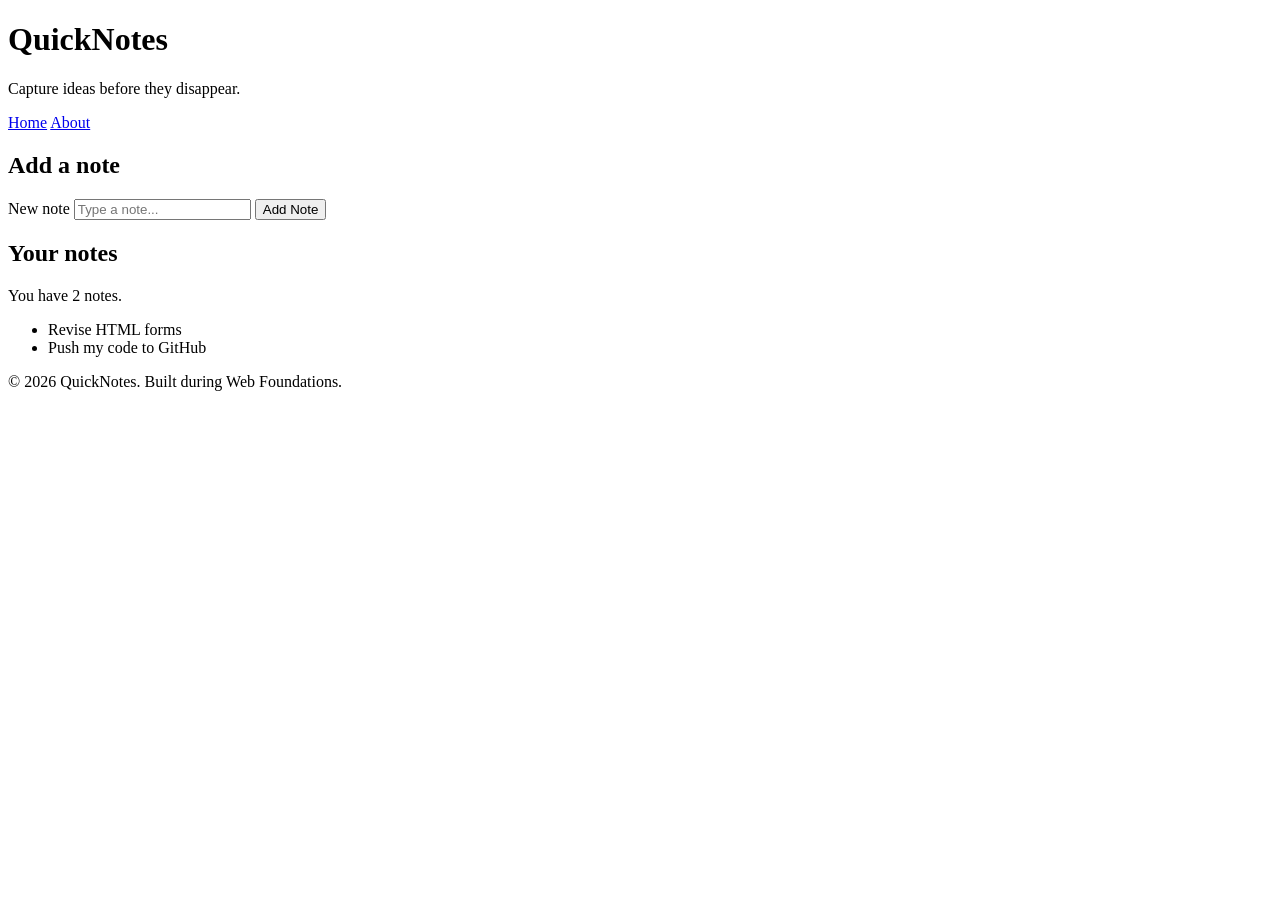
<file: day1/index.html>
<!DOCTYPE html>
<html lang="en">
  <head>
    <meta charset="UTF-8" />
    <meta name="viewport" content="width=device-width, initial-scale=1.0" />
    <title>QuickNotes</title>
  </head>
  <body>
    <header>
      <h1>QuickNotes</h1>
      <p>Capture ideas before they disappear.</p>
      <nav>
        <a href="index.html">Home</a>
        <a href="about.html">About</a>
      </nav>
    </header>

    <main>
      <section>
        <h2>Add a note</h2>
        <form id="note-form">
          <label for="note-input">New note</label>
          <input type="text" id="note-input" placeholder="Type a note..." />
          <button type="submit">Add Note</button>
        </form>
      </section>

      <section>
        <h2>Your notes</h2>
        <p id="note-count">You have 2 notes.</p>
        <ul id="notes-list">
          <li>Revise HTML forms</li>
          <li>Push my code to GitHub</li>
        </ul>
      </section>
    </main>

    <footer>
      <p>&copy; 2026 QuickNotes. Built during Web Foundations.</p>
    </footer>
  </body>
</html>
</file>
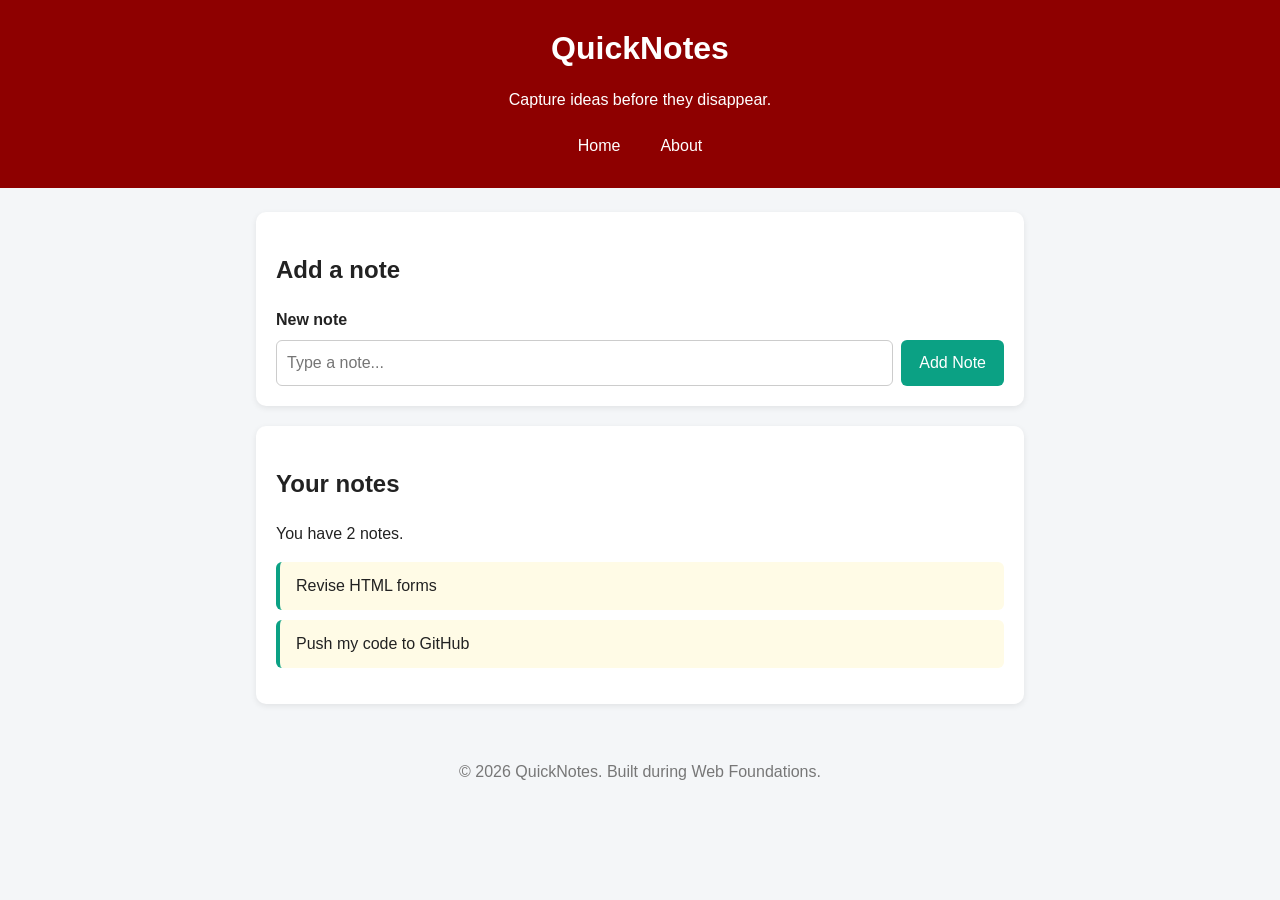
<file: day2/index.html>
<!DOCTYPE html>
<html lang="en">
  <head>
    <meta charset="UTF-8" />
    <meta name="viewport" content="width=device-width, initial-scale=1.0" />
    <title>QuickNotes</title>
    <link rel="stylesheet" href="style.css" />
  </head>
  <body>
    <header>
      <h1>QuickNotes</h1>
      <p>Capture ideas before they disappear.</p>
      <nav>
        <a href="index.html">Home</a>
        <a href="about.html">About</a>
      </nav>
    </header>

    <main>
      <section>
        <h2>Add a note</h2>
        <form id="note-form">
          <label for="note-input">New note</label>
          <input type="text" id="note-input" placeholder="Type a note..." />
          <button type="submit">Add Note</button>
        </form>
      </section>

            <section>
        <h2>Your notes</h2>
        <p id="note-count">You have 2 notes.</p>
        <ul id="notes-list">
          <li class="note">Revise HTML forms</li>
          <li class="note">Push my code to GitHub</li>
        </ul>
      </section>
    </main>

    <footer>
      <p>&copy; 2026 QuickNotes. Built during Web Foundations.</p>
    </footer>
  </body>
</html>
</file>
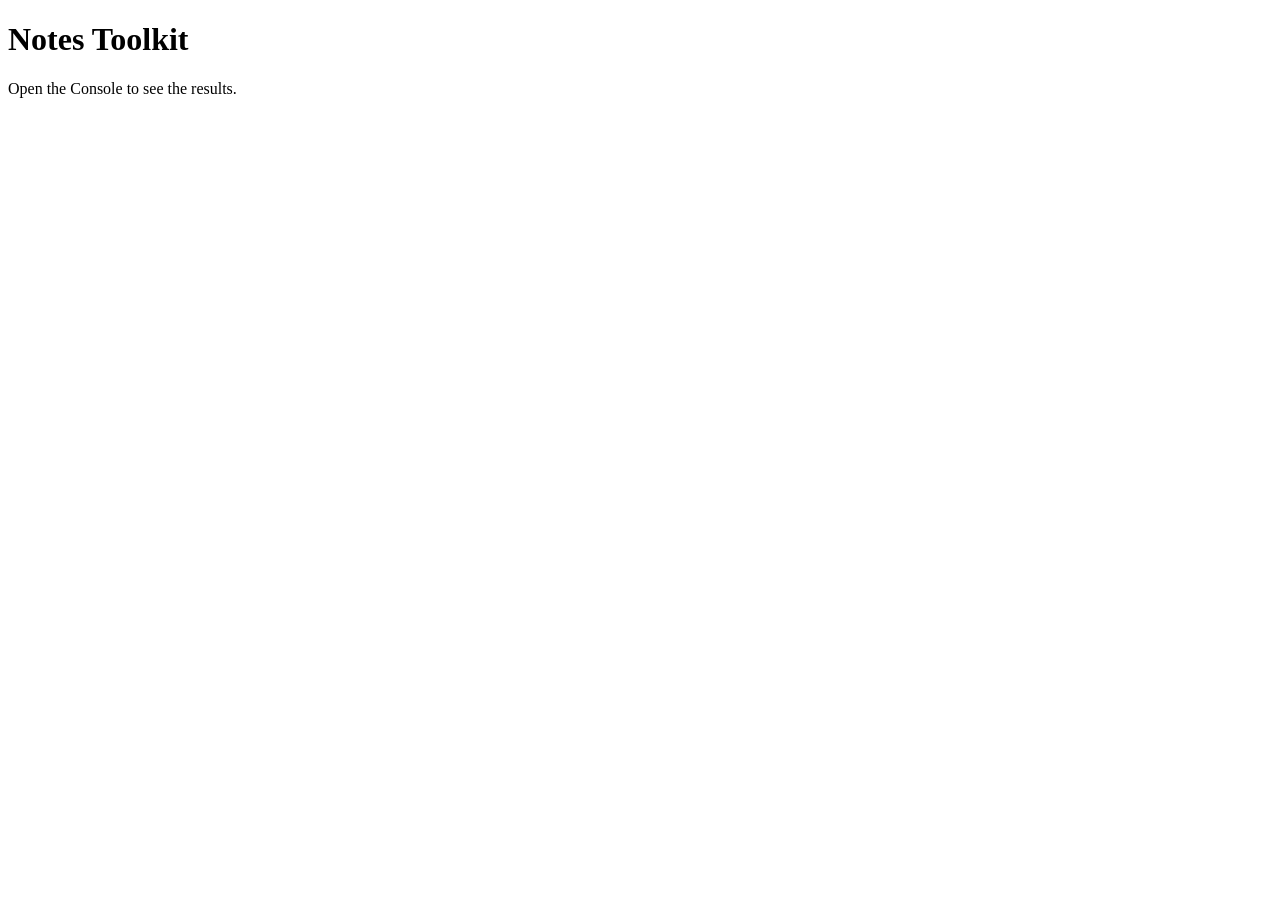
<file: day3/index.html>
<!DOCTYPE html>
<html lang="en">
  <head>
    <meta charset="UTF-8" />
    <meta name="viewport" content="width=device-width, initial-scale=1.0" />
    <title>Notes Toolkit</title>
    <script src="script.js" defer></script>
  </head>
  <body>
    <h1>Notes Toolkit</h1>
    <p>Open the Console to see the results.</p>
  </body>
</html>
</file>
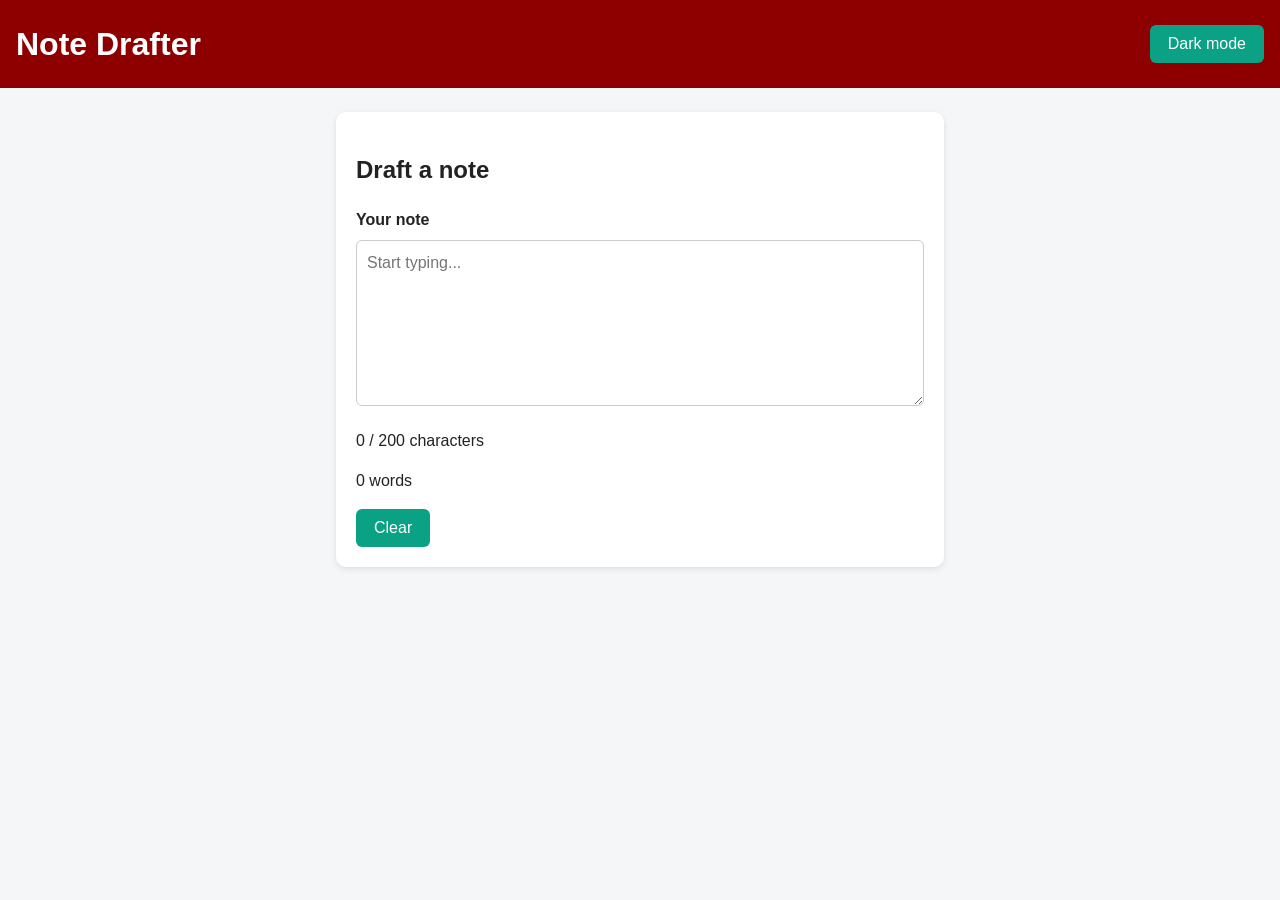
<file: day4/index.html>
<!DOCTYPE html>
<html lang="en">
  <head>
    <meta charset="UTF-8" />
    <meta name="viewport" content="width=device-width, initial-scale=1.0" />
    <title>Note Drafter</title>
    <link rel="stylesheet" href="style.css" />
    <script src="script.js" defer></script>
  </head>
  <body>
    <header>
      <h1>Note Drafter</h1>
      <button id="theme-toggle" type="button">Dark mode</button>
    </header>

    <main>
      <section>      
        <h2>Draft a note</h2>
        <label for="note-text">Your note</label>
        <textarea
          id="note-text"
          rows="6"
          placeholder="Start typing..."
        ></textarea>
        <p id="char-count">0 / 200 characters</p>
        <p id="word-count">0 words</p>
        <button id="clear-btn" type="button">Clear</button>
      </section>
    </main>
  </body>
</html>
</file>
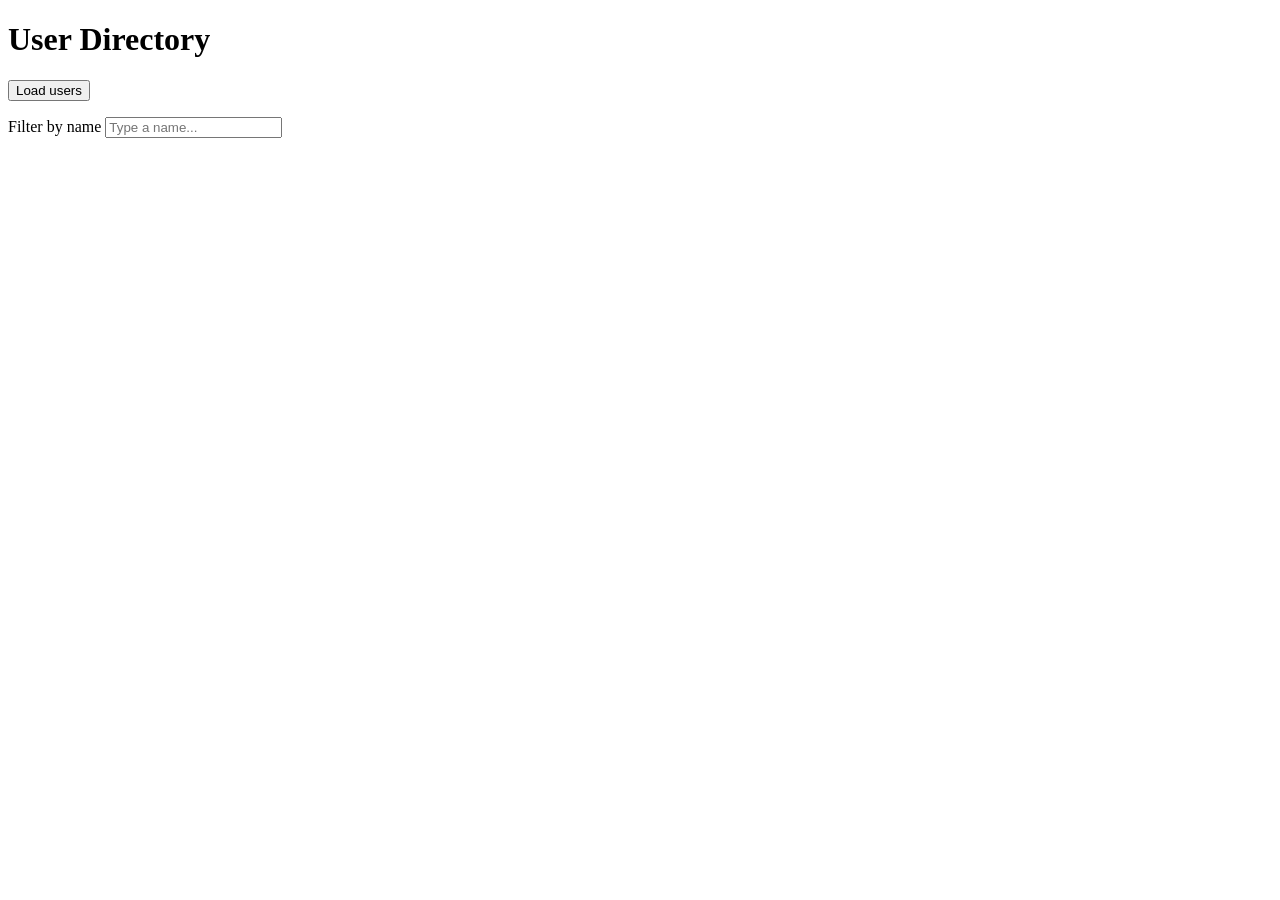
<file: day5/index.html>
<!DOCTYPE html>
<html lang="en">
  <head>
    <meta charset="UTF-8" />
    <meta name="viewport" content="width=device-width, initial-scale=1.0" />
    <title>User Directory</title>
    <script src="users.js" defer></script>
  </head>
  <body>
    <h1>User Directory</h1>

    <button id="load-users" type="button">Load users</button>

    <p>
      <label for="filter-input">Filter by name</label>
      <input id="filter-input" type="text" placeholder="Type a name..." />
    </p>

    <p id="status"></p>
    <ul id="users-list"></ul>
  </body>
</html>
</file>
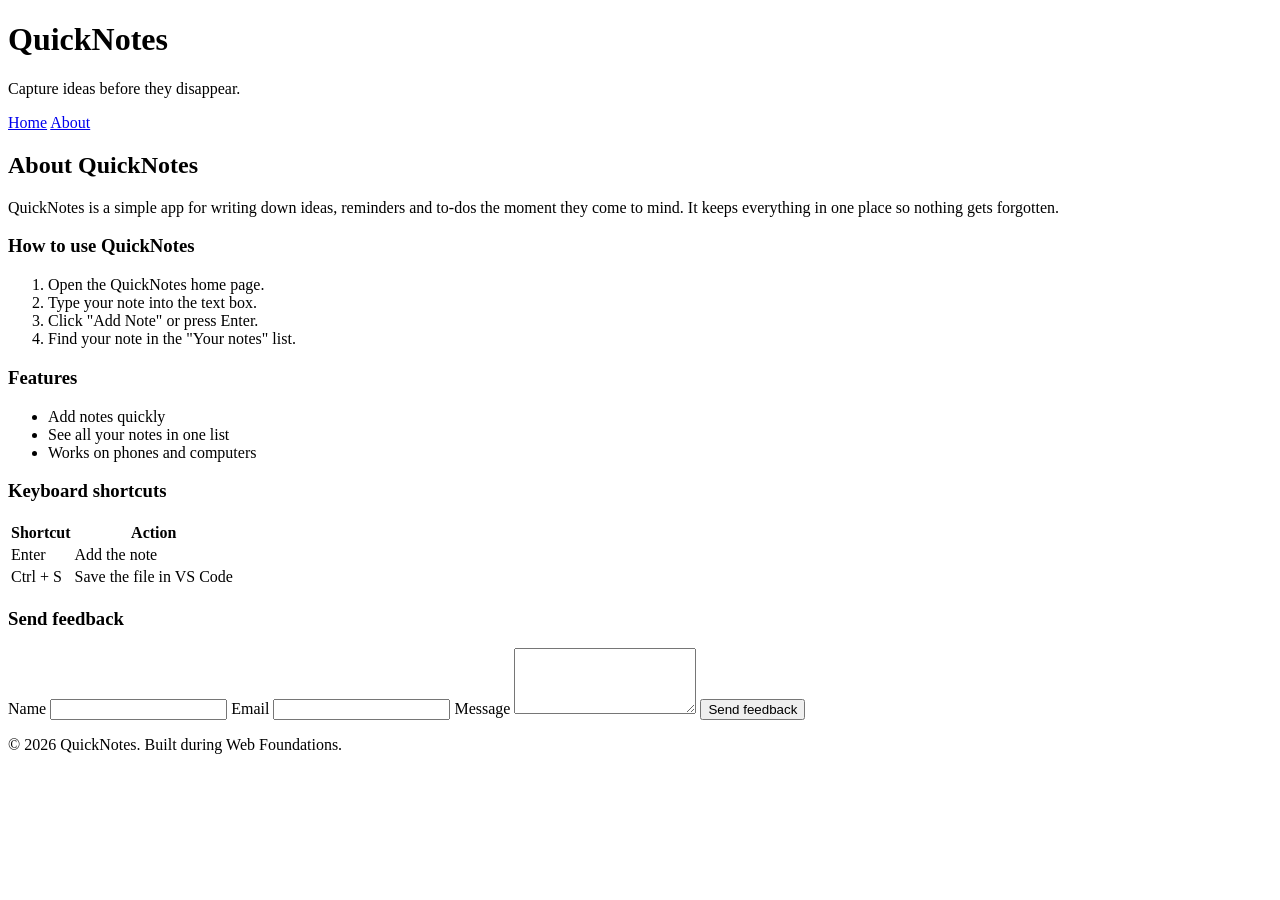
<file: day1/about.html>
<!DOCTYPE html>
<html lang="en">
  <head>
    <meta charset="UTF-8" />
    <meta name="viewport" content="width=device-width, initial-scale=1.0" />
    <title>About QuickNotes</title>
  </head>
  <body>
    <header>
      <h1>QuickNotes</h1>
      <p>Capture ideas before they disappear.</p>
      <nav>
        <a href="index.html">Home</a>
        <a href="about.html">About</a>
      </nav>
    </header>

    <main>
      <h2>About QuickNotes</h2>
      <p>
        QuickNotes is a simple app for writing down ideas, reminders and
        to-dos the moment they come to mind. It keeps everything in one place
        so nothing gets forgotten.
      </p>

      <section>
        <h3>How to use QuickNotes</h3>
        <ol>
          <li>Open the QuickNotes home page.</li>
          <li>Type your note into the text box.</li>
          <li>Click "Add Note" or press Enter.</li>
          <li>Find your note in the "Your notes" list.</li>
        </ol>
      </section>

      <section>
        <h3>Features</h3>
        <ul>
          <li>Add notes quickly</li>
          <li>See all your notes in one list</li>
          <li>Works on phones and computers</li>
        </ul>
      </section>

      <section>
        <h3>Keyboard shortcuts</h3>
        <table>
          <thead>
            <tr>
              <th>Shortcut</th>
              <th>Action</th>
            </tr>
          </thead>
          <tbody>
            <tr>
              <td>Enter</td>
              <td>Add the note</td>
            </tr>
            <tr>
              <td>Ctrl + S</td>
              <td>Save the file in VS Code</td>
            </tr>
          </tbody>
        </table>
      </section>

      <section>
        <h3>Send feedback</h3>
        <form id="feedback-form">
          <label for="name">Name</label>
          <input type="text" id="name" name="name" required />

          <label for="email">Email</label>
          <input type="email" id="email" name="email" required />

          <label for="message">Message</label>
          <textarea id="message" name="message" rows="4" required></textarea>

          <button type="submit">Send feedback</button>
        </form>
      </section>
    </main>

    <footer>
      <p>&copy; 2026 QuickNotes. Built during Web Foundations.</p>
    </footer>
  </body>
</html>
</file>
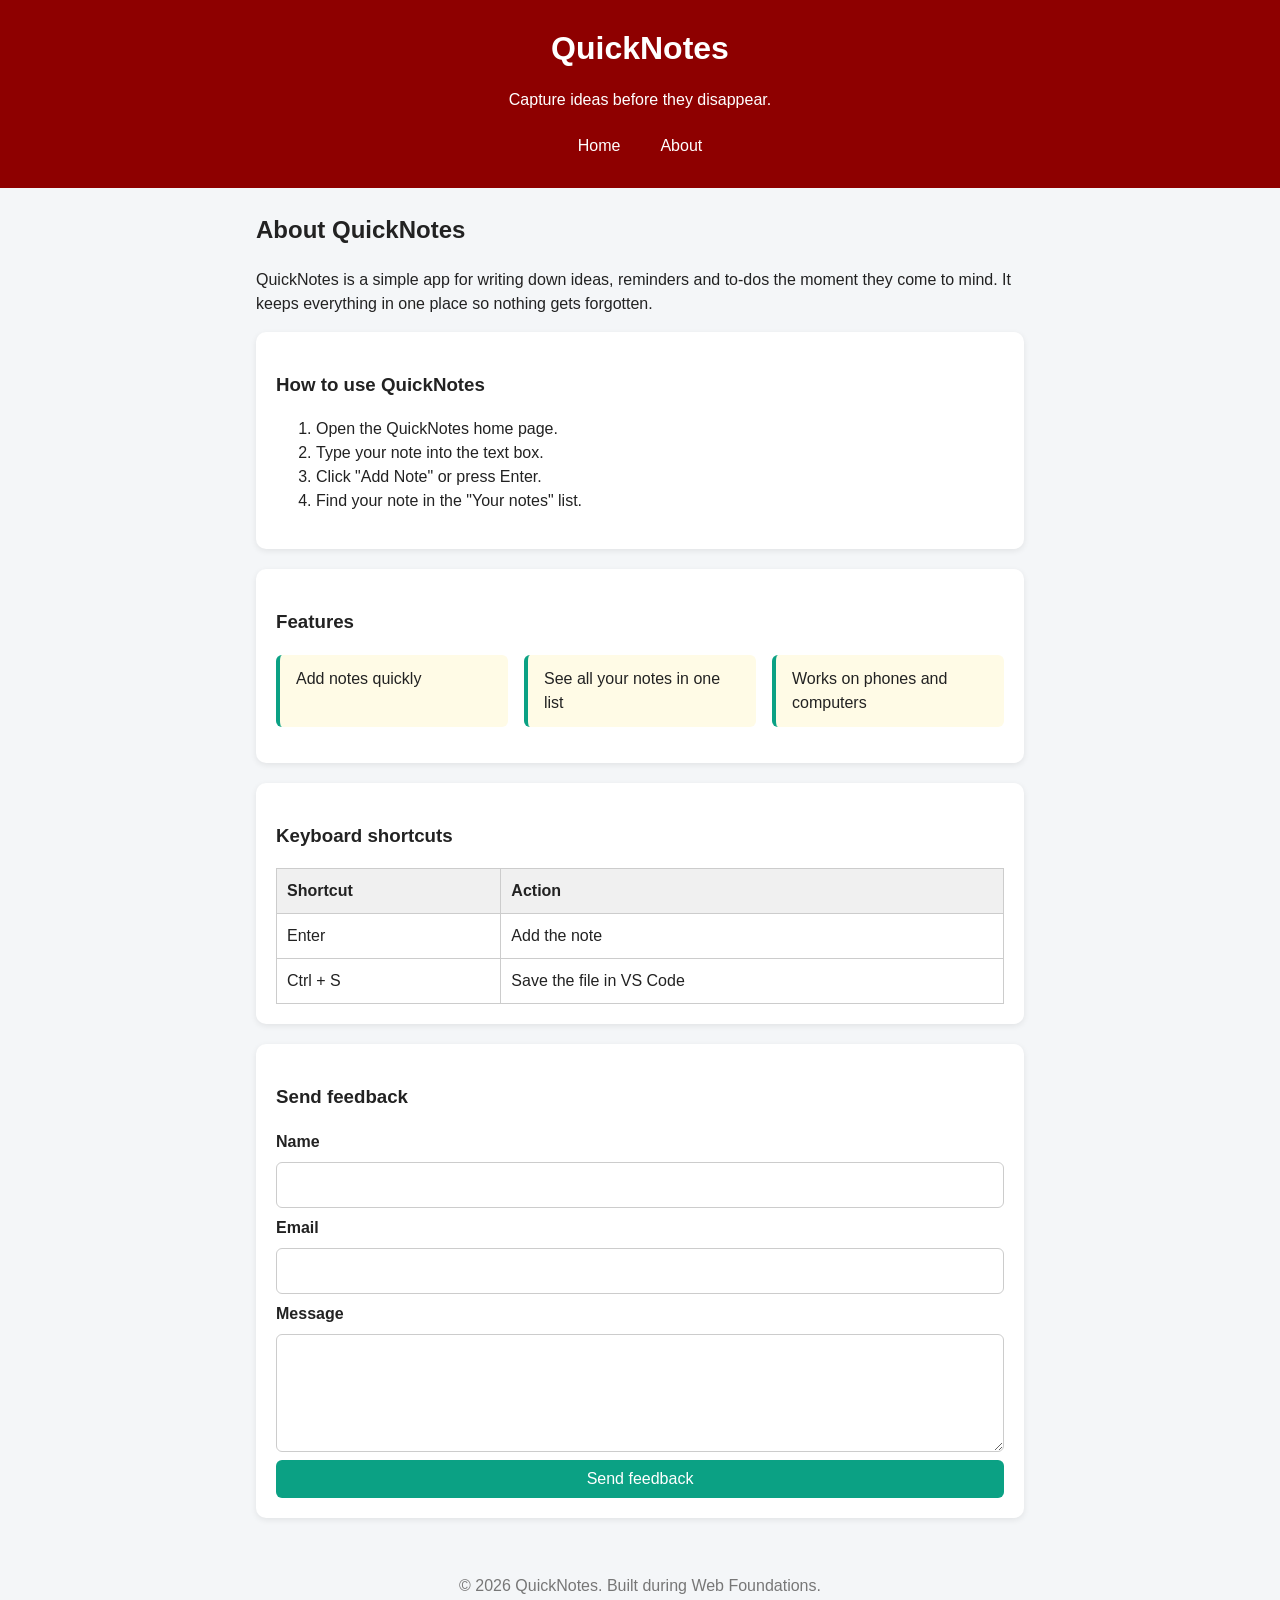
<file: day2/about.html>
<!DOCTYPE html>
<html lang="en">
  <head>
    <meta charset="UTF-8" />
    <meta name="viewport" content="width=device-width, initial-scale=1.0" />
    <title>About QuickNotes</title>
    <link rel="stylesheet" href="style.css" />
  </head>
  <body>
    <header>
      <h1>QuickNotes</h1>
      <p>Capture ideas before they disappear.</p>
      <nav>
        <a href="index.html">Home</a>
        <a href="about.html">About</a>
      </nav>
    </header>

    <main>
      <h2>About QuickNotes</h2>
      <p>
        QuickNotes is a simple app for writing down ideas, reminders and to-dos
        the moment they come to mind. It keeps everything in one place so
        nothing gets forgotten.
      </p>

      <section>
        <h3>How to use QuickNotes</h3>
        <ol>
          <li>Open the QuickNotes home page.</li>
          <li>Type your note into the text box.</li>
          <li>Click "Add Note" or press Enter.</li>
          <li>Find your note in the "Your notes" list.</li>
        </ol>
      </section>

      <section>
        <h3>Features</h3>
        <ul class="features">
          <li>Add notes quickly</li>
          <li>See all your notes in one list</li>
          <li>Works on phones and computers</li>
        </ul>
      </section>
      <section>
        <h3>Keyboard shortcuts</h3>
        <table>
          <thead>
            <tr>
              <th>Shortcut</th>
              <th>Action</th>
            </tr>
          </thead>
          <tbody>
            <tr>
              <td>Enter</td>
              <td>Add the note</td>
            </tr>
            <tr>
              <td>Ctrl + S</td>
              <td>Save the file in VS Code</td>
            </tr>
          </tbody>
        </table>
      </section>

      <section>
        <h3>Send feedback</h3>
        <form id="feedback-form">
          <label for="name">Name</label>
          <input type="text" id="name" name="name" required />

          <label for="email">Email</label>
          <input type="email" id="email" name="email" required />

          <label for="message">Message</label>
          <textarea id="message" name="message" rows="4" required></textarea>

          <button type="submit">Send feedback</button>
        </form>
      </section>
    </main>

    <footer>
      <p>&copy; 2026 QuickNotes. Built during Web Foundations.</p>
    </footer>
  </body>
</html>
</file>
<file: day2/style.css>
/* 1. Reset */
*,
*::before,
*::after {
  box-sizing: border-box;
}

body {
  margin: 0;
  font-family: "Segoe UI", Arial, sans-serif;
  background-color: #f4f6f8;
  color: #222;
  line-height: 1.5;
}

/* 2. Header */
header {
  background-color: #8e0000;
  color: white;
  text-align: center;
  padding: 24px 16px;
}

header h1 {
  margin: 0;
}

/* 3. Navigation: Flexbox row, centred, 16px gap */
nav {
  display: flex;
  justify-content: center;
  gap: 16px;
  margin-top: 12px;
}

nav a {
  color: white;
  text-decoration: none;
  padding: 6px 12px;
  border-radius: 6px;
  transition: background-color 0.2s ease;
}

nav a:hover {
  background-color: rgba(255, 255, 255, 0.25);
}

/* 4. Centred main and white cards */
main {
  max-width: 800px;
  margin: 24px auto;
  padding: 0 16px;
}

section {
  background: white;
  padding: 20px;
  border-radius: 10px;
  margin-bottom: 20px;
  box-shadow: 0 2px 6px rgba(0, 0, 0, 0.08);
}

/* 5. Features list as responsive grid cards */
.features {
  list-style: none;
  padding: 0;
  display: grid;
  grid-template-columns: repeat(auto-fit, minmax(180px, 1fr));
  gap: 16px;
}

.features li {
  background-color: #fffbe6;
  border-left: 4px solid #0ba184;
  padding: 12px 16px;
  border-radius: 6px;
}

/* 6. Shortcuts table */
table {
  width: 100%;
  border-collapse: collapse;
}

th,
td {
  border: 1px solid #ccc;
  padding: 10px;
  text-align: left;
}

th {
  background-color: #f0f0f0;
}

/* 7. Forms */
#note-form {
  display: flex;
  gap: 8px;
  flex-wrap: wrap;
}

#note-form label {
  width: 100%;
  font-weight: bold;
}

#note-input {
  flex: 1;
}

/* Feedback form: fields stacked vertically, full width */
#feedback-form {
  display: flex;
  flex-direction: column;
  gap: 8px;
}

input,
textarea {
  width: 100%;
  padding: 10px;
  border: 1px solid #ccc;
  border-radius: 6px;
  font: inherit;
}

#note-input {
  width: auto; /* lets flex: 1 control the width on the home page */
}

label {
  font-weight: bold;
}

/* 8. Buttons with transition */
button {
  background-color: #0ba184;
  color: white;
  border: none;
  padding: 10px 18px;
  border-radius: 6px;
  font-size: 1rem;
  cursor: pointer;
  transition: background-color 0.2s ease, transform 0.2s ease;
}

button:hover {
  background-color: #088a70;
  transform: translateY(-2px);
}

/* 9. Notes list */
#notes-list {
  list-style: none;
  padding: 0;
}

.note {
  background-color: #fffbe6;
  border-left: 4px solid #0ba184;
  padding: 12px 16px;
  margin-bottom: 10px;
  border-radius: 6px;
}

/* 10. Footer */
footer {
  text-align: center;
  color: #777;
  padding: 16px;
}

/* 11. Phones */
@media (max-width: 600px) {
  header {
    padding: 14px 12px;
  }

  header h1 {
    font-size: 1.5rem;
  }

  #note-form {
    flex-direction: column;
  }

  #note-input {
    width: 100%;
  }
}
</file>
<file: day4/style.css>
:root {
  --bg: #f4f6f8;
  --card: #ffffff;
  --text: #222222;
  --border: #cccccc;
  --accent: #0ba184;
  --header: #8e0000;
  --warning: #e67e00;
  --danger: #d00000;
}

body.dark {
  --bg: #121212;
  --card: #1e1e1e;
  --text: #f1f1f1;
  --border: #555555;
  --accent: #14c4a1;
  --header: #4a0000;
  --warning: #ffa733;
  --danger: #ff5c5c;
}

*,
*::before,
*::after {
  box-sizing: border-box;
}

body {
  margin: 0;
  font-family: "Segoe UI", Arial, sans-serif;
  background-color: var(--bg);
  color: var(--text);
  line-height: 1.5;
  transition: background-color 0.2s ease, color 0.2s ease;
}

header {
  background-color: var(--header);
  color: white;
  padding: 20px 16px;
  display: flex;
  justify-content: space-between;
  align-items: center;
}

header h1 {
  margin: 0;
}

main {
  max-width: 640px;
  margin: 24px auto;
  padding: 0 16px;
}

section {
  background-color: var(--card);
  padding: 20px;
  border-radius: 10px;
  box-shadow: 0 2px 6px rgba(0, 0, 0, 0.1);
}

label {
  display: block;
  font-weight: bold;
  margin-bottom: 8px;
}

textarea {
  width: 100%;
  padding: 10px;
  border: 1px solid var(--border);
  border-radius: 6px;
  background-color: var(--card);
  color: var(--text);
  font: inherit;
  resize: vertical;
}

button {
  background-color: var(--accent);
  color: white;
  border: none;
  padding: 10px 18px;
  border-radius: 6px;
  font-size: 1rem;
  cursor: pointer;
}

button:hover {
  opacity: 0.85;
}

/* Character counter states: "over" comes last so it wins */
.warning {
  color: var(--warning);
}

.over {
  color: var(--danger);
  font-weight: bold;
}
</file>
